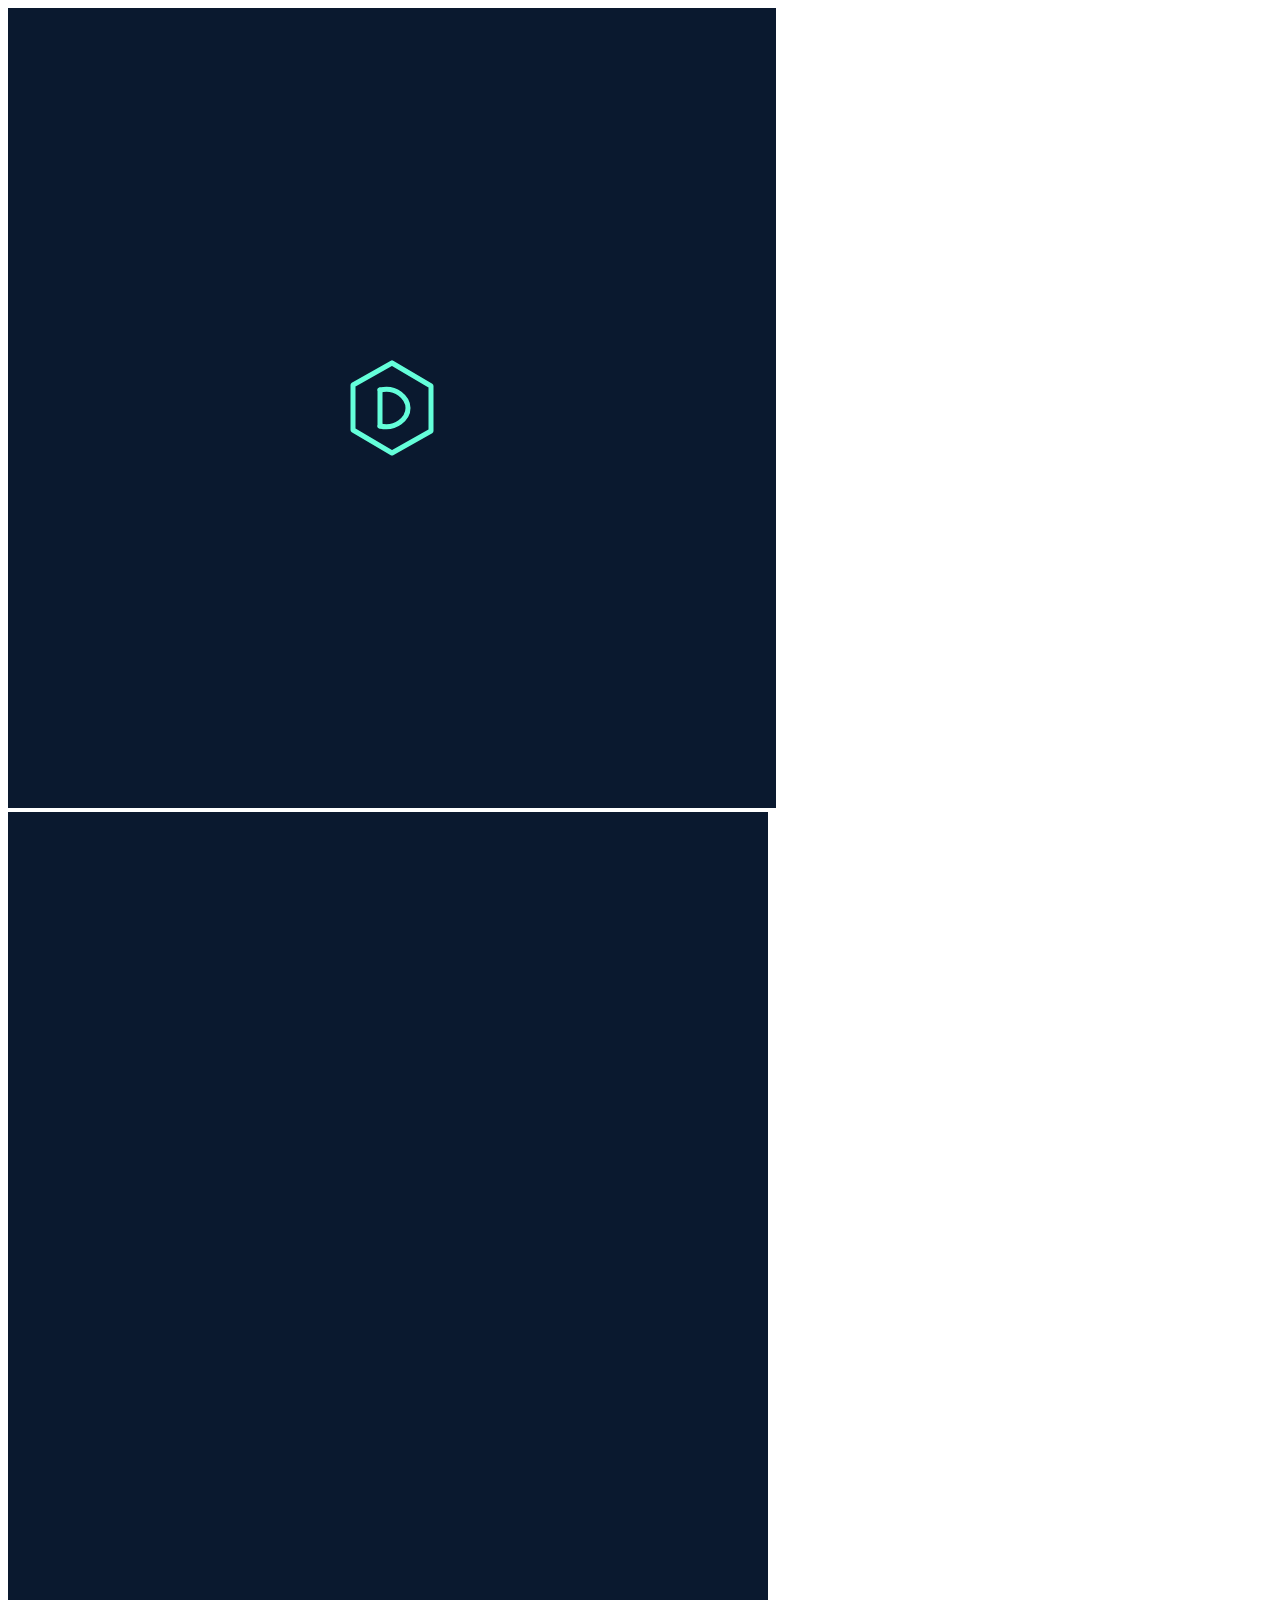
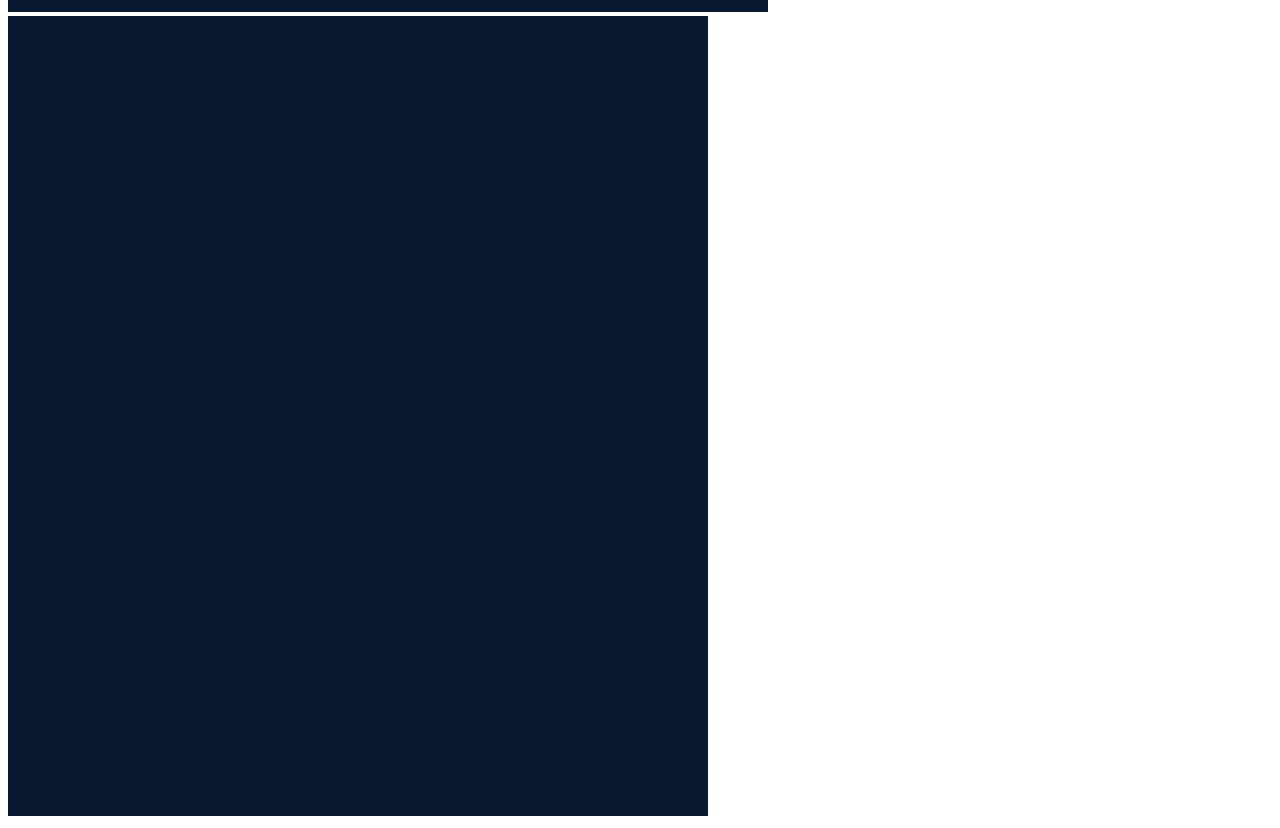
<file: _mobile_test.html>
<!DOCTYPE html>
<html>
<head>
<meta charset="utf-8">
<script>
function run(width) {
  var f = document.createElement('iframe');
  document.body.appendChild(f);
  f.style.width = width + 'px';
  f.style.height = '800px';
  f.style.border = '0';
  f.src = '/index.html';
  setTimeout(function () {
    try {
      var doc = f.contentDocument;
      var cw = doc.documentElement.clientWidth;
      var sw = doc.documentElement.scrollWidth;
      var right = [];
      doc.querySelectorAll('*').forEach(function (e) {
        var r = e.getBoundingClientRect();
        if (r.right > cw + 2) right.push(e.tagName + '#' + e.id + '.' + String(e.className).slice(0, 12) + ' L' + Math.round(r.left) + ' W' + Math.round(r.width) + ' R' + Math.round(r.right));
      });
      var links = doc.querySelectorAll('link[rel=stylesheet]');
      var sheets = [];
      links.forEach(function (l) { sheets.push(l.href); });
      var pre = document.createElement('pre');
      pre.textContent = 'WIDTH ' + width + ' :: client=' + cw + ' :: scroll=' + sw + ' :: rightOverflow=' + right.length + ' :: ' + right.slice(0, 10).join(' || ') + ' :: sheets=' + sheets.join(' / ');
      document.body.appendChild(pre);
    } catch (err) { var pre = document.createElement('pre'); pre.textContent = 'WIDTH ' + width + ' :: ERR ' + String(err); document.body.appendChild(pre); }
  }, 8000);
}
</script>
</head>
<body>
<script>run(768); run(760); run(700);</script>
</body>
</html>
</file>
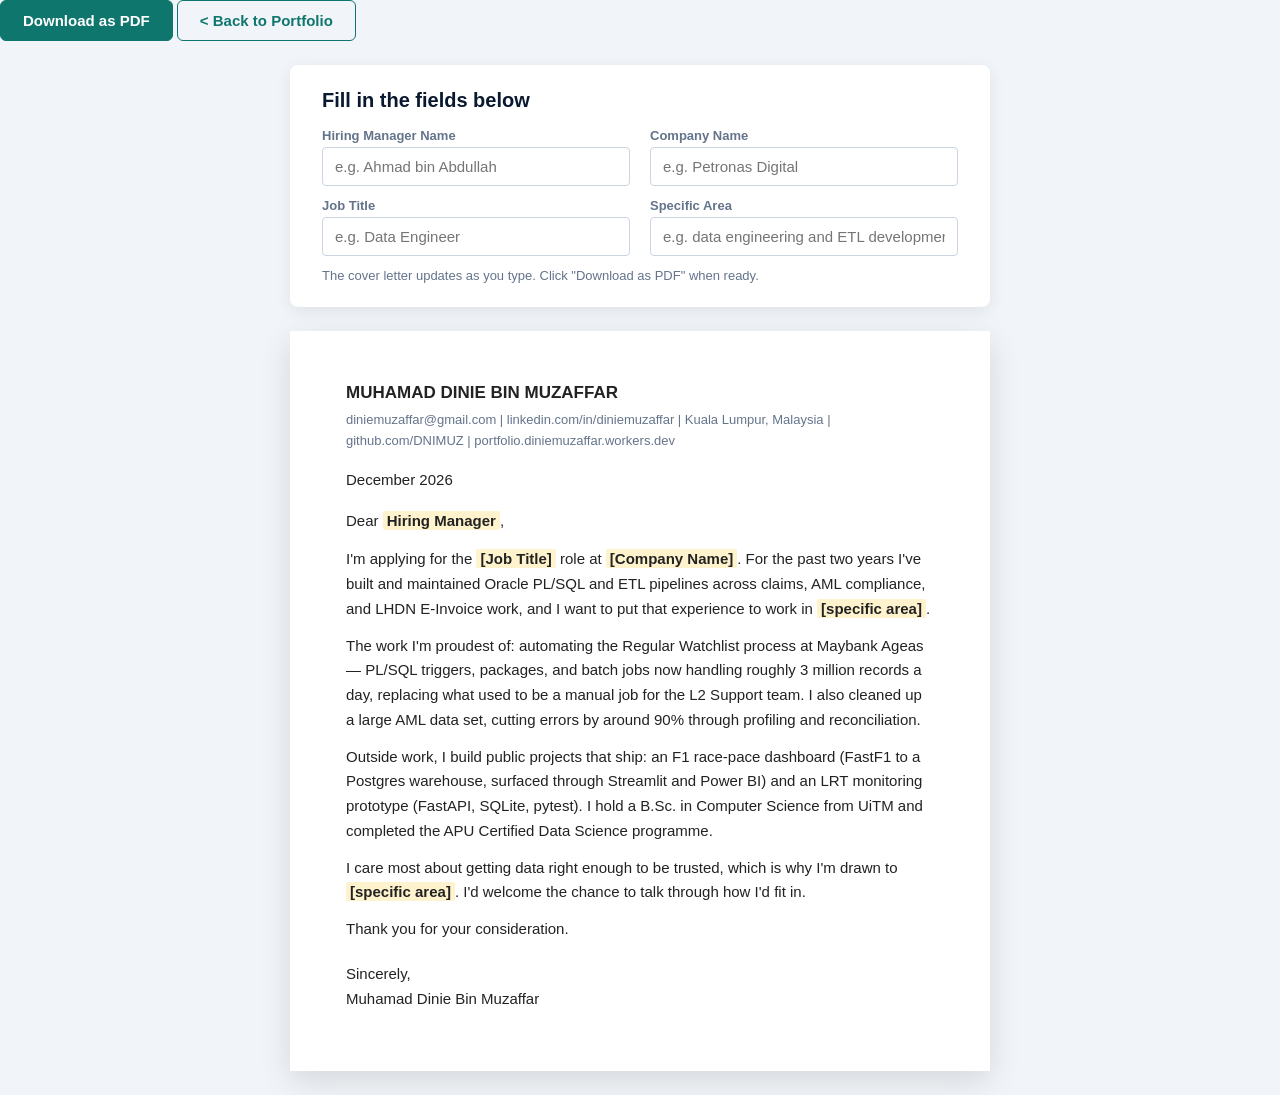
<file: cover-letter.html>
<!DOCTYPE html>
<html lang="en">
<head>
    <meta charset="UTF-8">
    <meta name="viewport" content="width=device-width, initial-scale=1.0">
    <title>Cover Letter Generator</title>
    <style>
        :root {
            --navy: #0a192f;
            --slate-dark: #64748b;
            --slate-mid: #1e293b;
            --green: #0f766e;
            --line: #cbd5e1;
            --font-sans: 'Segoe UI', -apple-system, BlinkMacSystemFont, Roboto, Arial, sans-serif;
        }
        * { margin: 0; padding: 0; box-sizing: border-box; }
        body { font-family: var(--font-sans); background: #f1f5f9; color: var(--slate-mid); font-size: 15px; }

        /* --- FORM PANEL --- */
        .form-panel {
            max-width: 700px;
            margin: 24px auto;
            background: #fff;
            padding: 24px 32px;
            border-radius: 8px;
            box-shadow: 0 4px 16px rgba(0,0,0,0.08);
        }
        .form-panel h2 { font-size: 20px; color: var(--navy); margin-bottom: 16px; }
        .form-row { display: grid; grid-template-columns: 1fr 1fr; gap: 12px 20px; margin-bottom: 12px; }
        .form-row.full { grid-template-columns: 1fr; }
        .form-row label { font-size: 13px; font-weight: 600; color: var(--slate-dark); margin-bottom: 4px; display: block; }
        .form-row input {
            width: 100%;
            padding: 10px 12px;
            border: 1px solid var(--line);
            border-radius: 4px;
            font-size: 15px;
            font-family: inherit;
            color: var(--slate-mid);
        }
        .form-row input:focus { outline: 2px solid var(--green); border-color: transparent; }
        .form-actions { display: flex; gap: 12px; margin-top: 16px; }
        .btn {
            padding: 11px 22px;
            border: 1px solid var(--green);
            border-radius: 6px;
            font-size: 15px;
            cursor: pointer;
            font-weight: 600;
            font-family: inherit;
        }
        .btn-primary { background: var(--green); color: #fff; }
        .btn-secondary { background: transparent; color: var(--green); }
        .hint { font-size: 13px; color: var(--slate-dark); margin-top: 8px; }

        /* --- COVER LETTER PAGE --- */
        .letter-page {
            max-width: 700px;
            margin: 24px auto;
            background: #fff;
            padding: 48px 56px;
            box-shadow: 0 10px 30px rgba(0,0,0,0.12);
            line-height: 1.65;
            font-size: 15px;
            color: #222;
        }
        .letter-page .sender { font-weight: 700; margin-bottom: 2px; font-size: 17px; }
        .letter-page .sender-contact { font-size: 13px; color: var(--slate-dark); margin-bottom: 16px; }
        .letter-page .date { margin-bottom: 16px; }
        .letter-page .greeting { margin-bottom: 14px; }
        .letter-page p { margin-bottom: 12px; }
        .letter-page .closing { margin-top: 20px; }
        .letter-page .placeholder {
            background: #fff3cd;
            padding: 1px 4px;
            border-radius: 2px;
            font-weight: 600;
        }

        /* --- PRINT STYLES --- */
        @media print {
            body { background: #fff; }
            .form-panel, .toolbar { display: none !important; }
            .letter-page { box-shadow: none; margin: 0; max-width: 100%; padding: 0; }
            .placeholder { background: none; padding: 0; font-weight: 400; }
            @page { margin: 20mm; }
        }

        @media (max-width: 600px) {
            .form-row { grid-template-columns: 1fr; }
            .letter-page { padding: 24px; }
        }
    </style>
</head>
<body>

    <div class="toolbar">
        <button class="btn btn-primary" onclick="window.print()">Download as PDF</button>
        <button class="btn btn-secondary" onclick="window.location.href='index.html'">&lt; Back to Portfolio</button>
    </div>

    <div class="form-panel">
        <h2>Fill in the fields below</h2>
        <div class="form-row">
            <div>
                <label for="f-hiring">Hiring Manager Name</label>
                <input id="f-hiring" type="text" placeholder="e.g. Ahmad bin Abdullah">
            </div>
            <div>
                <label for="f-company">Company Name</label>
                <input id="f-company" type="text" placeholder="e.g. Petronas Digital">
            </div>
        </div>
        <div class="form-row">
            <div>
                <label for="f-title">Job Title</label>
                <input id="f-title" type="text" placeholder="e.g. Data Engineer">
            </div>
            <div>
                <label for="f-area">Specific Area</label>
                <input id="f-area" type="text" placeholder="e.g. data engineering and ETL development">
            </div>
        </div>
        <p class="hint">The cover letter updates as you type. Click "Download as PDF" when ready.</p>
    </div>

    <div class="letter-page" id="letter">
        <div class="sender">MUHAMAD DINIE BIN MUZAFFAR</div>
        <div class="sender-contact">diniemuzaffar@gmail.com | linkedin.com/in/diniemuzaffar | Kuala Lumpur, Malaysia | github.com/DNIMUZ | portfolio.diniemuzaffar.workers.dev</div>

        <div class="date" id="letter-date"></div>

        <div class="greeting">Dear <span class="placeholder" id="p-hiring">Hiring Manager</span>,</div>

        <p>I'm applying for the <span class="placeholder" id="p-title">[Job Title]</span> role at <span class="placeholder" id="p-company">[Company Name]</span>. For the past two years I've built and maintained Oracle PL/SQL and ETL pipelines across claims, AML compliance, and LHDN E-Invoice work, and I want to put that experience to work in <span class="placeholder" id="p-area">[specific area]</span>.</p>

        <p>The work I'm proudest of: automating the Regular Watchlist process at Maybank Ageas — PL/SQL triggers, packages, and batch jobs now handling roughly 3 million records a day, replacing what used to be a manual job for the L2 Support team. I also cleaned up a large AML data set, cutting errors by around 90% through profiling and reconciliation.</p>

        <p>Outside work, I build public projects that ship: an F1 race-pace dashboard (FastF1 to a Postgres warehouse, surfaced through Streamlit and Power BI) and an LRT monitoring prototype (FastAPI, SQLite, pytest). I hold a B.Sc. in Computer Science from UiTM and completed the APU Certified Data Science programme.</p>

        <p>I care most about getting data right enough to be trusted, which is why I'm drawn to <span class="placeholder" id="p-area2">[specific area]</span>. I'd welcome the chance to talk through how I'd fit in.</p>

        <p>Thank you for your consideration.</p>

        <div class="closing">
            <p>Sincerely,<br>Muhamad Dinie Bin Muzaffar</p>
        </div>
    </div>

    <script>
    (function () {
        'use strict';
        var fields = [
            { id: 'f-hiring', targets: ['p-hiring'] },
            { id: 'f-company', targets: ['p-company'] },
            { id: 'f-title', targets: ['p-title'] },
            { id: 'f-area', targets: ['p-area', 'p-area2'] }
        ];
        var defaults = {
            'f-hiring': 'Hiring Manager',
            'f-company': '[Company Name]',
            'f-title': '[Job Title]',
            'f-area': '[specific area]'
        };

        var dateEl = document.getElementById('letter-date');
        if (dateEl) {
            dateEl.textContent = new Date().toLocaleDateString('en-US', { month: 'long', year: 'numeric' });
        }

        fields.forEach(function (f) {
            var input = document.getElementById(f.id);
            if (!input) return;
            input.addEventListener('input', function () {
                var val = input.value.trim() || defaults[f.id];
                f.targets.forEach(function (tid) {
                    var el = document.getElementById(tid);
                    if (el) el.textContent = val;
                });
                input.classList.toggle('has-value', input.value.trim().length > 0);
            });
        });
    })();
    </script>
</body>
</html>
</file>
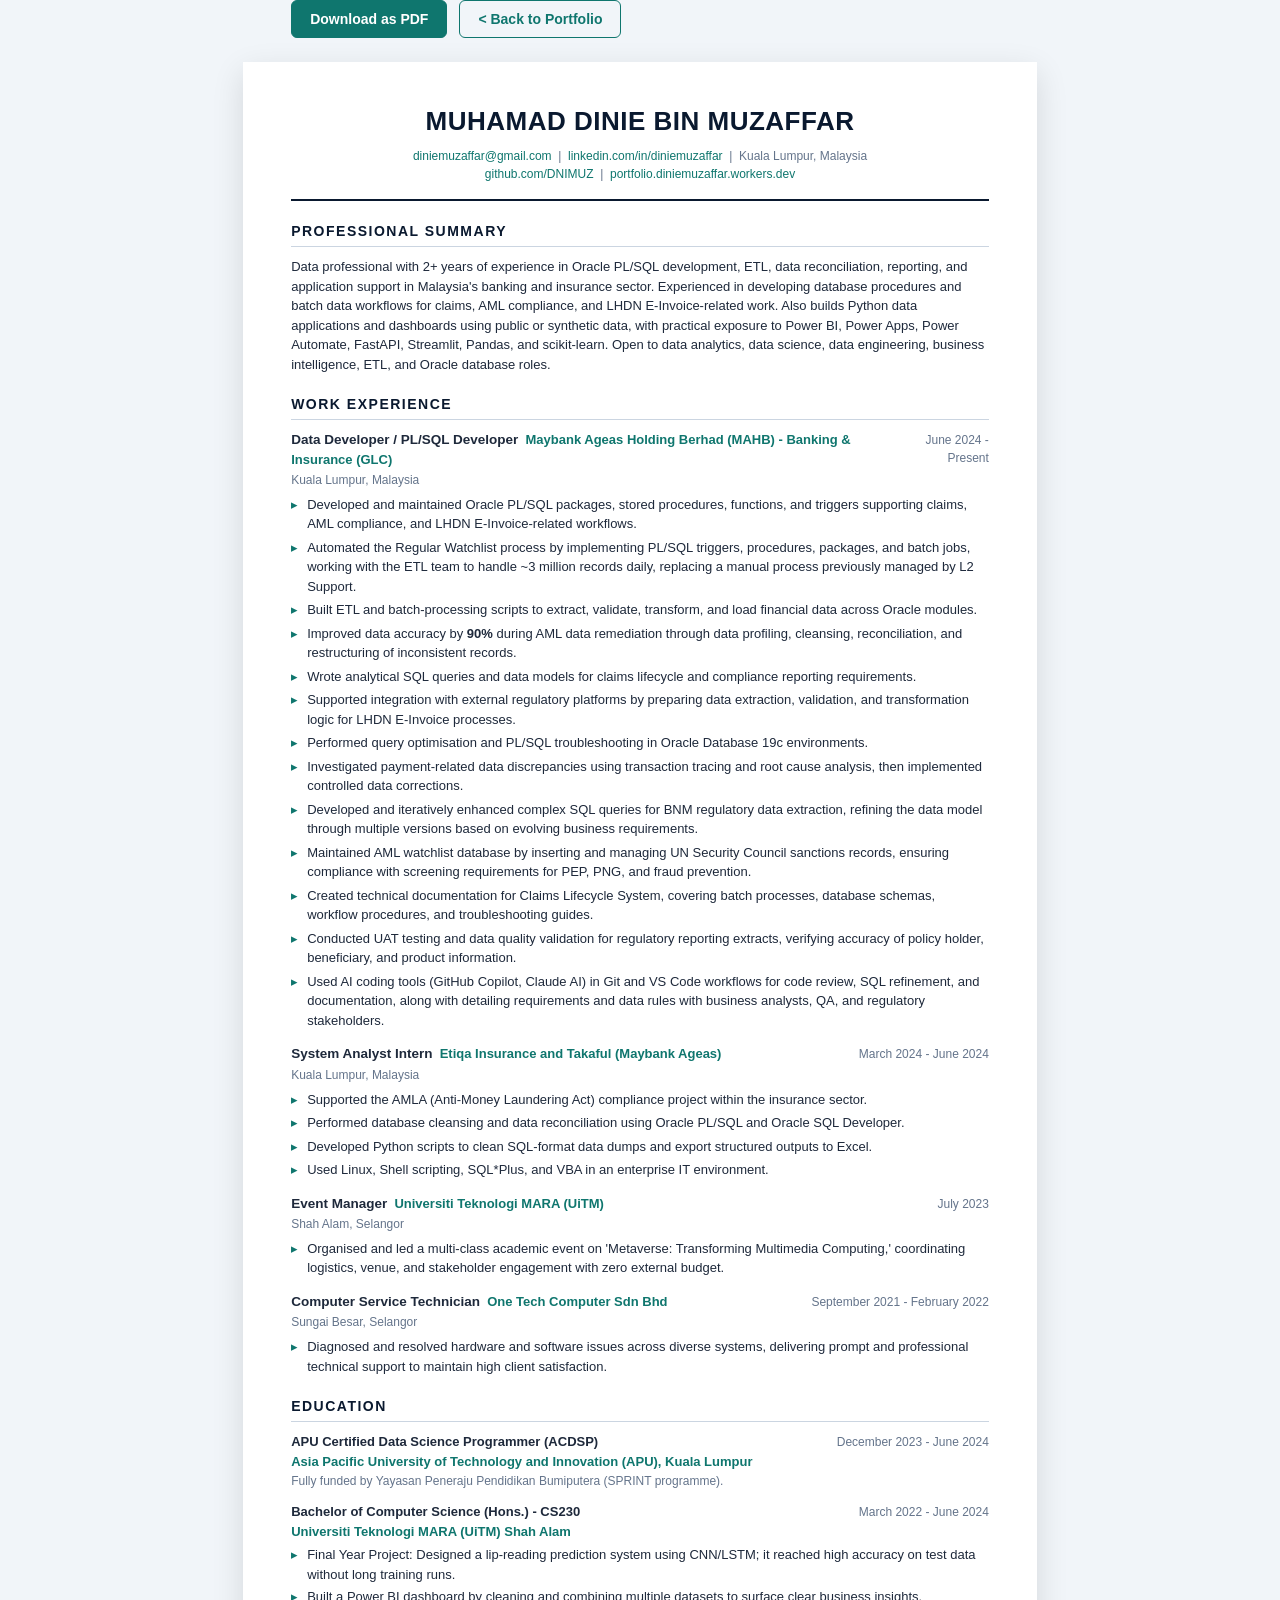
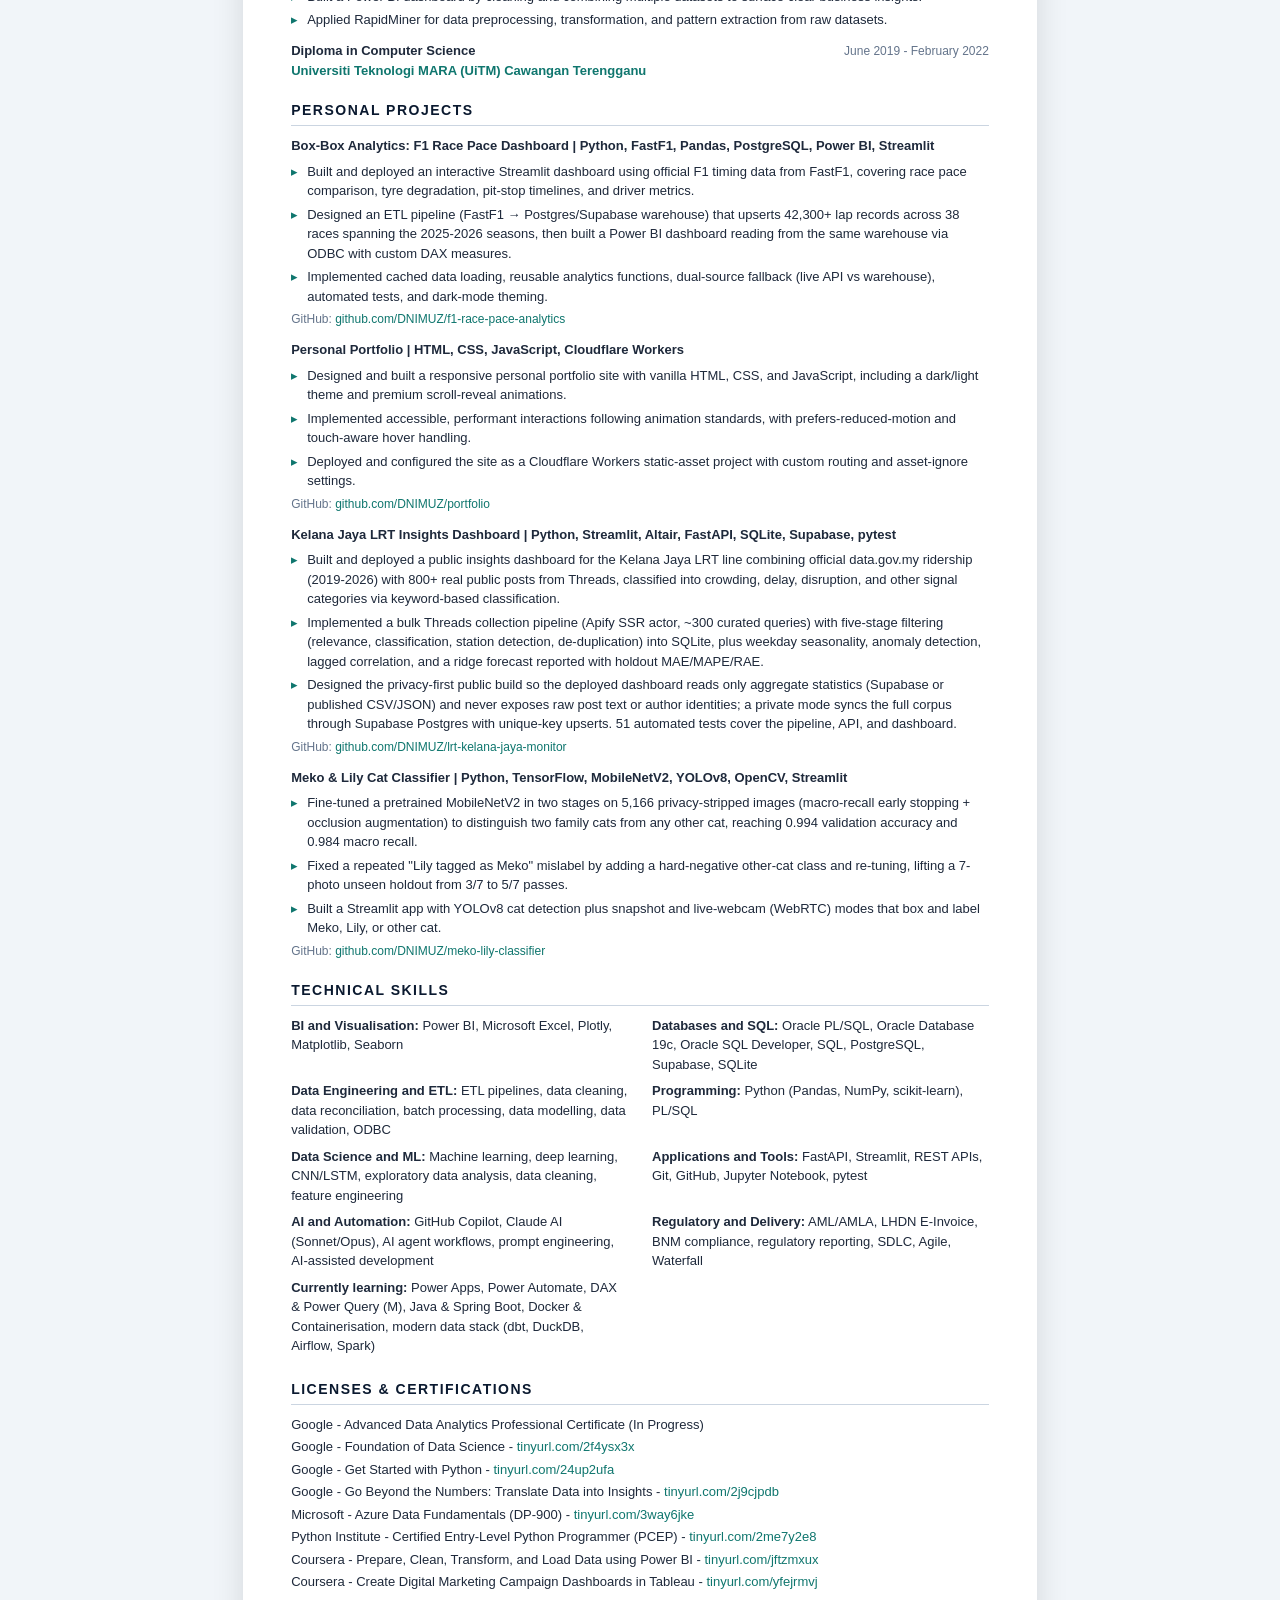
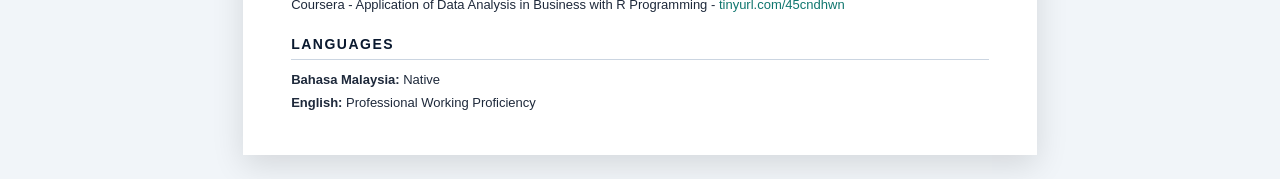
<file: resume.html>
<!DOCTYPE html>
<html lang="en">
<head>
    <meta charset="UTF-8">
    <meta name="viewport" content="width=device-width, initial-scale=1.0">
    <title>Dinie Muzaffar - Resume</title>
    <style>
        :root {
            --navy: #0a192f;
            --navy-light: #112240;
            --slate: #475569;
            --slate-dark: #64748b;
            --slate-mid: #1e293b;
            --green: #0f766e;
            --line: #cbd5e1;
            --font-sans: 'Segoe UI', -apple-system, BlinkMacSystemFont, Roboto, Arial, sans-serif;
            --font-mono: 'Consolas', 'SF Mono', monospace;
        }

        * { margin: 0; padding: 0; box-sizing: border-box; }

        body {
            font-family: var(--font-sans);
            color: var(--slate-mid);
            background: #f1f5f9;
            font-size: 13px;
            line-height: 1.5;
        }

        .page {
            max-width: 210mm;
            margin: 24px auto;
            background: #fff;
            padding: 40px 48px;
            box-shadow: 0 10px 30px rgba(0,0,0,0.12);
        }

        /* header */
        .resume-header {
            text-align: center;
            border-bottom: 2px solid var(--navy);
            padding-bottom: 16px;
            margin-bottom: 18px;
        }
        .resume-header h1 {
            font-size: 26px;
            color: var(--navy);
            letter-spacing: 0.5px;
            font-weight: 700;
        }
        .resume-header .contact {
            margin-top: 6px;
            color: var(--slate-dark);
            font-size: 12px;
        }
        .resume-header .contact a { color: var(--green); text-decoration: none; }

        /* sections */
        h2.section-title {
            font-size: 14px;
            text-transform: uppercase;
            letter-spacing: 1.5px;
            color: var(--navy);
            border-bottom: 1px solid var(--line);
            padding-bottom: 4px;
            margin: 20px 0 10px;
            font-weight: 700;
        }

        .job { margin-bottom: 14px; }
        .job-header { display: flex; justify-content: space-between; align-items: baseline; }
        .job-title { font-weight: 700; color: var(--slate-mid); font-size: 13.5px; }
        .job-company { font-weight: 600; color: var(--green); }
        .job-meta { text-align: right; font-style: normal; color: var(--slate-dark); font-size: 12px; }
        .job-location { color: var(--slate-dark); font-size: 12px; margin-top: 1px; }

        ul.bullets { list-style: none; margin: 6px 0 0; padding-left: 0; }
        ul.bullets li { padding-left: 16px; position: relative; margin-bottom: 4px; }
        ul.bullets li::before { content: '▸'; position: absolute; left: 0; color: var(--green); }

        /* education */
        .edu { margin-bottom: 12px; }
        .edu-header { display: flex; justify-content: space-between; align-items: baseline; }
        .edu-title { font-weight: 700; }
        .edu-meta { text-align: right; color: var(--slate-dark); font-size: 12px; }
        .edu-school { color: var(--green); font-weight: 600; }
        ul.edu-bullets { list-style: none; margin: 4px 0 0; }
        ul.edu-bullets li { padding-left: 16px; position: relative; margin-bottom: 3px; }
        ul.edu-bullets li::before { content: '▸'; position: absolute; left: 0; color: var(--green); }

        /* project */
        .project { margin-bottom: 12px; }
        .project-title { font-weight: 700; }
        .project-links { color: var(--slate-dark); font-size: 12px; }
        .project-links a { color: var(--green); text-decoration: none; }

        /* skills - two column */
        .skills-grid { display: grid; grid-template-columns: 1fr 1fr; gap: 4px 24px; }
        .skill-item { margin-bottom: 3px; }
        .skill-item b { color: var(--slate-mid); }

        /* certs */
        .cert { margin-bottom: 3px; }
        .cert a { color: var(--green); text-decoration: none; word-break: break-all; }

        /* languages */
        .lang { margin-bottom: 3px; }

        /* print-only button bar */
        .toolbar {
            max-width: 210mm;
            margin: 0 auto 16px;
            display: flex;
            gap: 12px;
            padding: 0 48px;
        }
        .toolbar button {
            padding: 10px 18px;
            border: 1px solid var(--green);
            background: var(--green);
            color: #fff;
            border-radius: 6px;
            font-size: 14px;
            cursor: pointer;
            font-weight: 600;
        }
        .toolbar button.secondary {
            background: transparent;
            color: var(--green);
        }

        /* print styles */
        @media print {
            body { background: #fff; }
            .page { box-shadow: none; margin: 0; max-width: 100%; padding: 0; }
            .toolbar { display: none; }
            a { color: inherit; text-decoration: none; }
            a[href]::after { content: ''; }
            .skills-grid { grid-template-columns: 1fr; }
            ul.bullets li::before,
            ul.edu-bullets li::before { content: '\2022 '; }
            @page { margin: 14mm; }
        }

        @media (max-width: 600px) {
            .page { padding: 24px; }
            .job-header { flex-direction: column; }
            .job-meta { text-align: left; }
            .edu-header { flex-direction: column; }
            .edu-meta { text-align: left; }
            .skills-grid { grid-template-columns: 1fr; }
        }
    </style>
</head>
<body>
    <div class="toolbar">
        <button onclick="window.print()">Download as PDF</button>
        <button class="secondary" onclick="window.location.href='index.html'">&lt; Back to Portfolio</button>
    </div>

    <div class="page">
        <header class="resume-header">
            <h1>MUHAMAD DINIE BIN MUZAFFAR</h1>
            <div class="contact">
                <a href="mailto:diniemuzaffar@gmail.com">diniemuzaffar@gmail.com</a>
                &nbsp;|&nbsp;
                <a href="https://www.linkedin.com/in/diniemuzaffar/" target="_blank" rel="noopener">linkedin.com/in/diniemuzaffar</a>
                &nbsp;|&nbsp;
                Kuala Lumpur, Malaysia
                <br>
                <a href="https://github.com/DNIMUZ" target="_blank" rel="noopener">github.com/DNIMUZ</a>
                &nbsp;|&nbsp;
                <a href="https://portfolio.diniemuzaffar.workers.dev" target="_blank" rel="noopener">portfolio.diniemuzaffar.workers.dev</a>
            </div>
        </header>

        <section>
            <h2 class="section-title">Professional Summary</h2>
            <p>Data professional with 2+ years of experience in Oracle PL/SQL development, ETL, data reconciliation, reporting, and application support in Malaysia's banking and insurance sector. Experienced in developing database procedures and batch data workflows for claims, AML compliance, and LHDN E-Invoice-related work. Also builds Python data applications and dashboards using public or synthetic data, with practical exposure to Power BI, Power Apps, Power Automate, FastAPI, Streamlit, Pandas, and scikit-learn. Open to data analytics, data science, data engineering, business intelligence, ETL, and Oracle database roles.</p>
        </section>

        <section>
            <h2 class="section-title">Work Experience</h2>

            <div class="job">
                <div class="job-header">
                    <div>
                        <span class="job-title">Data Developer / PL/SQL Developer</span>
                        &nbsp;<span class="job-company">Maybank Ageas Holding Berhad (MAHB) - Banking &amp; Insurance (GLC)</span>
                    </div>
                    <span class="job-meta">June 2024 - Present</span>
                </div>
                <div class="job-location">Kuala Lumpur, Malaysia</div>
                <ul class="bullets">
                    <li>Developed and maintained Oracle PL/SQL packages, stored procedures, functions, and triggers supporting claims, AML compliance, and LHDN E-Invoice-related workflows.</li>
                    <li>Automated the Regular Watchlist process by implementing PL/SQL triggers, procedures, packages, and batch jobs, working with the ETL team to handle ~3 million records daily, replacing a manual process previously managed by L2 Support.</li>
                    <li>Built ETL and batch-processing scripts to extract, validate, transform, and load financial data across Oracle modules.</li>
                    <li>Improved data accuracy by <strong>90%</strong> during AML data remediation through data profiling, cleansing, reconciliation, and restructuring of inconsistent records.</li>
                    <li>Wrote analytical SQL queries and data models for claims lifecycle and compliance reporting requirements.</li>
                    <li>Supported integration with external regulatory platforms by preparing data extraction, validation, and transformation logic for LHDN E-Invoice processes.</li>
                    <li>Performed query optimisation and PL/SQL troubleshooting in Oracle Database 19c environments.</li>
                    <li>Investigated payment-related data discrepancies using transaction tracing and root cause analysis, then implemented controlled data corrections.</li>
                    <li>Developed and iteratively enhanced complex SQL queries for BNM regulatory data extraction, refining the data model through multiple versions based on evolving business requirements.</li>
                    <li>Maintained AML watchlist database by inserting and managing UN Security Council sanctions records, ensuring compliance with screening requirements for PEP, PNG, and fraud prevention.</li>
                    <li>Created technical documentation for Claims Lifecycle System, covering batch processes, database schemas, workflow procedures, and troubleshooting guides.</li>
                    <li>Conducted UAT testing and data quality validation for regulatory reporting extracts, verifying accuracy of policy holder, beneficiary, and product information.</li>
                    <li>Used AI coding tools (GitHub Copilot, Claude AI) in Git and VS Code workflows for code review, SQL refinement, and documentation, along with detailing requirements and data rules with business analysts, QA, and regulatory stakeholders.</li>
                </ul>
            </div>

            <div class="job">
                <div class="job-header">
                    <div>
                        <span class="job-title">System Analyst Intern</span>
                        &nbsp;<span class="job-company">Etiqa Insurance and Takaful (Maybank Ageas)</span>
                    </div>
                    <span class="job-meta">March 2024 - June 2024</span>
                </div>
                <div class="job-location">Kuala Lumpur, Malaysia</div>
                <ul class="bullets">
                    <li>Supported the AMLA (Anti-Money Laundering Act) compliance project within the insurance sector.</li>
                    <li>Performed database cleansing and data reconciliation using Oracle PL/SQL and Oracle SQL Developer.</li>
                    <li>Developed Python scripts to clean SQL-format data dumps and export structured outputs to Excel.</li>
                    <li>Used Linux, Shell scripting, SQL*Plus, and VBA in an enterprise IT environment.</li>
                </ul>
            </div>

            <div class="job">
                <div class="job-header">
                    <div>
                        <span class="job-title">Event Manager</span>
                        &nbsp;<span class="job-company">Universiti Teknologi MARA (UiTM)</span>
                    </div>
                    <span class="job-meta">July 2023</span>
                </div>
                <div class="job-location">Shah Alam, Selangor</div>
                <ul class="bullets">
                    <li>Organised and led a multi-class academic event on 'Metaverse: Transforming Multimedia Computing,' coordinating logistics, venue, and stakeholder engagement with zero external budget.</li>
                </ul>
            </div>

            <div class="job">
                <div class="job-header">
                    <div>
                        <span class="job-title">Computer Service Technician</span>
                        &nbsp;<span class="job-company">One Tech Computer Sdn Bhd</span>
                    </div>
                    <span class="job-meta">September 2021 - February 2022</span>
                </div>
                <div class="job-location">Sungai Besar, Selangor</div>
                <ul class="bullets">
                    <li>Diagnosed and resolved hardware and software issues across diverse systems, delivering prompt and professional technical support to maintain high client satisfaction.</li>
                </ul>
            </div>
        </section>

        <section>
            <h2 class="section-title">Education</h2>

            <div class="edu">
                <div class="edu-header">
                    <div>
                        <span class="edu-title">APU Certified Data Science Programmer (ACDSP)</span><br>
                        <span class="edu-school">Asia Pacific University of Technology and Innovation (APU), Kuala Lumpur</span>
                    </div>
                    <span class="edu-meta">December 2023 - June 2024</span>
                </div>
                <div class="job-location">Fully funded by Yayasan Peneraju Pendidikan Bumiputera (SPRINT programme).</div>
            </div>

            <div class="edu">
                <div class="edu-header">
                    <div>
                        <span class="edu-title">Bachelor of Computer Science (Hons.) - CS230</span><br>
                        <span class="edu-school">Universiti Teknologi MARA (UiTM) Shah Alam</span>
                    </div>
                    <span class="edu-meta">March 2022 - June 2024</span>
                </div>
                <ul class="edu-bullets">
                    <li>Final Year Project: Designed a lip-reading prediction system using CNN/LSTM; it reached high accuracy on test data without long training runs.</li>
                    <li>Built a Power BI dashboard by cleaning and combining multiple datasets to surface clear business insights.</li>
                    <li>Applied RapidMiner for data preprocessing, transformation, and pattern extraction from raw datasets.</li>
                </ul>
            </div>

            <div class="edu">
                <div class="edu-header">
                    <div>
                        <span class="edu-title">Diploma in Computer Science</span><br>
                        <span class="edu-school">Universiti Teknologi MARA (UiTM) Cawangan Terengganu</span>
                    </div>
                    <span class="edu-meta">June 2019 - February 2022</span>
                </div>
            </div>
        </section>

        <section>
            <h2 class="section-title">Personal Projects</h2>

            <div class="project">
                <div class="project-title">Box-Box Analytics: F1 Race Pace Dashboard | Python, FastF1, Pandas, PostgreSQL, Power BI, Streamlit</div>
                <ul class="bullets">
                    <li>Built and deployed an interactive Streamlit dashboard using official F1 timing data from FastF1, covering race pace comparison, tyre degradation, pit-stop timelines, and driver metrics.</li>
                    <li>Designed an ETL pipeline (FastF1 → Postgres/Supabase warehouse) that upserts 42,300+ lap records across 38 races spanning the 2025-2026 seasons, then built a Power BI dashboard reading from the same warehouse via ODBC with custom DAX measures.</li>
                    <li>Implemented cached data loading, reusable analytics functions, dual-source fallback (live API vs warehouse), automated tests, and dark-mode theming.</li>
                </ul>
                <div class="project-links">GitHub: <a href="https://github.com/DNIMUZ/f1-race-pace-analytics" target="_blank" rel="noopener">github.com/DNIMUZ/f1-race-pace-analytics</a></div>
            </div>

            <div class="project">
                <div class="project-title">Personal Portfolio | HTML, CSS, JavaScript, Cloudflare Workers</div>
                <ul class="bullets">
                    <li>Designed and built a responsive personal portfolio site with vanilla HTML, CSS, and JavaScript, including a dark/light theme and premium scroll-reveal animations.</li>
                    <li>Implemented accessible, performant interactions following animation standards, with prefers-reduced-motion and touch-aware hover handling.</li>
                    <li>Deployed and configured the site as a Cloudflare Workers static-asset project with custom routing and asset-ignore settings.</li>
                </ul>
                <div class="project-links">GitHub: <a href="https://github.com/DNIMUZ/portfolio" target="_blank" rel="noopener">github.com/DNIMUZ/portfolio</a></div>
            </div>

            <div class="project">
                <div class="project-title">Kelana Jaya LRT Insights Dashboard | Python, Streamlit, Altair, FastAPI, SQLite, Supabase, pytest</div>
                <ul class="bullets">
                    <li>Built and deployed a public insights dashboard for the Kelana Jaya LRT line combining official data.gov.my ridership (2019-2026) with 800+ real public posts from Threads, classified into crowding, delay, disruption, and other signal categories via keyword-based classification.</li>
                    <li>Implemented a bulk Threads collection pipeline (Apify SSR actor, ~300 curated queries) with five-stage filtering (relevance, classification, station detection, de-duplication) into SQLite, plus weekday seasonality, anomaly detection, lagged correlation, and a ridge forecast reported with holdout MAE/MAPE/RAE.</li>
                    <li>Designed the privacy-first public build so the deployed dashboard reads only aggregate statistics (Supabase or published CSV/JSON) and never exposes raw post text or author identities; a private mode syncs the full corpus through Supabase Postgres with unique-key upserts. 51 automated tests cover the pipeline, API, and dashboard.</li>
                </ul>
                <div class="project-links">GitHub: <a href="https://github.com/DNIMUZ/lrt-kelana-jaya-monitor" target="_blank" rel="noopener">github.com/DNIMUZ/lrt-kelana-jaya-monitor</a></div>
            </div>

            <div class="project">
                <div class="project-title">Meko &amp; Lily Cat Classifier | Python, TensorFlow, MobileNetV2, YOLOv8, OpenCV, Streamlit</div>
                <ul class="bullets">
                    <li>Fine-tuned a pretrained MobileNetV2 in two stages on 5,166 privacy-stripped images (macro-recall early stopping + occlusion augmentation) to distinguish two family cats from any other cat, reaching 0.994 validation accuracy and 0.984 macro recall.</li>
                    <li>Fixed a repeated &quot;Lily tagged as Meko&quot; mislabel by adding a hard-negative other-cat class and re-tuning, lifting a 7-photo unseen holdout from 3/7 to 5/7 passes.</li>
                    <li>Built a Streamlit app with YOLOv8 cat detection plus snapshot and live-webcam (WebRTC) modes that box and label Meko, Lily, or other cat.</li>
                </ul>
                <div class="project-links">GitHub: <a href="https://github.com/DNIMUZ/meko-lily-classifier" target="_blank" rel="noopener">github.com/DNIMUZ/meko-lily-classifier</a></div>
            </div>
        </section>

        <section>
            <h2 class="section-title">Technical Skills</h2>
            <div class="skills-grid">
                <div class="skill-item"><b>BI and Visualisation:</b> Power BI, Microsoft Excel, Plotly, Matplotlib, Seaborn</div>
                <div class="skill-item"><b>Databases and SQL:</b> Oracle PL/SQL, Oracle Database 19c, Oracle SQL Developer, SQL, PostgreSQL, Supabase, SQLite</div>
                <div class="skill-item"><b>Data Engineering and ETL:</b> ETL pipelines, data cleaning, data reconciliation, batch processing, data modelling, data validation, ODBC</div>
                <div class="skill-item"><b>Programming:</b> Python (Pandas, NumPy, scikit-learn), PL/SQL</div>
                <div class="skill-item"><b>Data Science and ML:</b> Machine learning, deep learning, CNN/LSTM, exploratory data analysis, data cleaning, feature engineering</div>
                <div class="skill-item"><b>Applications and Tools:</b> FastAPI, Streamlit, REST APIs, Git, GitHub, Jupyter Notebook, pytest</div>
                <div class="skill-item"><b>AI and Automation:</b> GitHub Copilot, Claude AI (Sonnet/Opus), AI agent workflows, prompt engineering, AI-assisted development</div>
                <div class="skill-item"><b>Regulatory and Delivery:</b> AML/AMLA, LHDN E-Invoice, BNM compliance, regulatory reporting, SDLC, Agile, Waterfall</div>
                <div class="skill-item"><b>Currently learning:</b> Power Apps, Power Automate, DAX &amp; Power Query (M), Java &amp; Spring Boot, Docker &amp; Containerisation, modern data stack (dbt, DuckDB, Airflow, Spark)</div>
            </div>
        </section>

        <section>
            <h2 class="section-title">Licenses &amp; Certifications</h2>
            <div class="cert">Google - Advanced Data Analytics Professional Certificate (In Progress)</div>
            <div class="cert">Google - Foundation of Data Science - <a href="https://tinyurl.com/2f4ysx3x" target="_blank" rel="noopener">tinyurl.com/2f4ysx3x</a></div>
            <div class="cert">Google - Get Started with Python - <a href="https://tinyurl.com/24up2ufa" target="_blank" rel="noopener">tinyurl.com/24up2ufa</a></div>
            <div class="cert">Google - Go Beyond the Numbers: Translate Data into Insights - <a href="https://tinyurl.com/2j9cjpdb" target="_blank" rel="noopener">tinyurl.com/2j9cjpdb</a></div>
            <div class="cert">Microsoft - Azure Data Fundamentals (DP-900) - <a href="https://tinyurl.com/3way6jke" target="_blank" rel="noopener">tinyurl.com/3way6jke</a></div>
            <div class="cert">Python Institute - Certified Entry-Level Python Programmer (PCEP) - <a href="https://tinyurl.com/2me7y2e8" target="_blank" rel="noopener">tinyurl.com/2me7y2e8</a></div>
            <div class="cert">Coursera - Prepare, Clean, Transform, and Load Data using Power BI - <a href="https://tinyurl.com/jftzmxux" target="_blank" rel="noopener">tinyurl.com/jftzmxux</a></div>
            <div class="cert">Coursera - Create Digital Marketing Campaign Dashboards in Tableau - <a href="https://tinyurl.com/yfejrmvj" target="_blank" rel="noopener">tinyurl.com/yfejrmvj</a></div>
            <div class="cert">Coursera - Application of Data Analysis in Business with R Programming - <a href="https://tinyurl.com/45cndhwn" target="_blank" rel="noopener">tinyurl.com/45cndhwn</a></div>
        </section>

        <section>
            <h2 class="section-title">Languages</h2>
            <div class="lang"><b>Bahasa Malaysia:</b> Native</div>
            <div class="lang"><b>English:</b> Professional Working Proficiency</div>
        </section>
    </div>

</body>
</html>
</file>
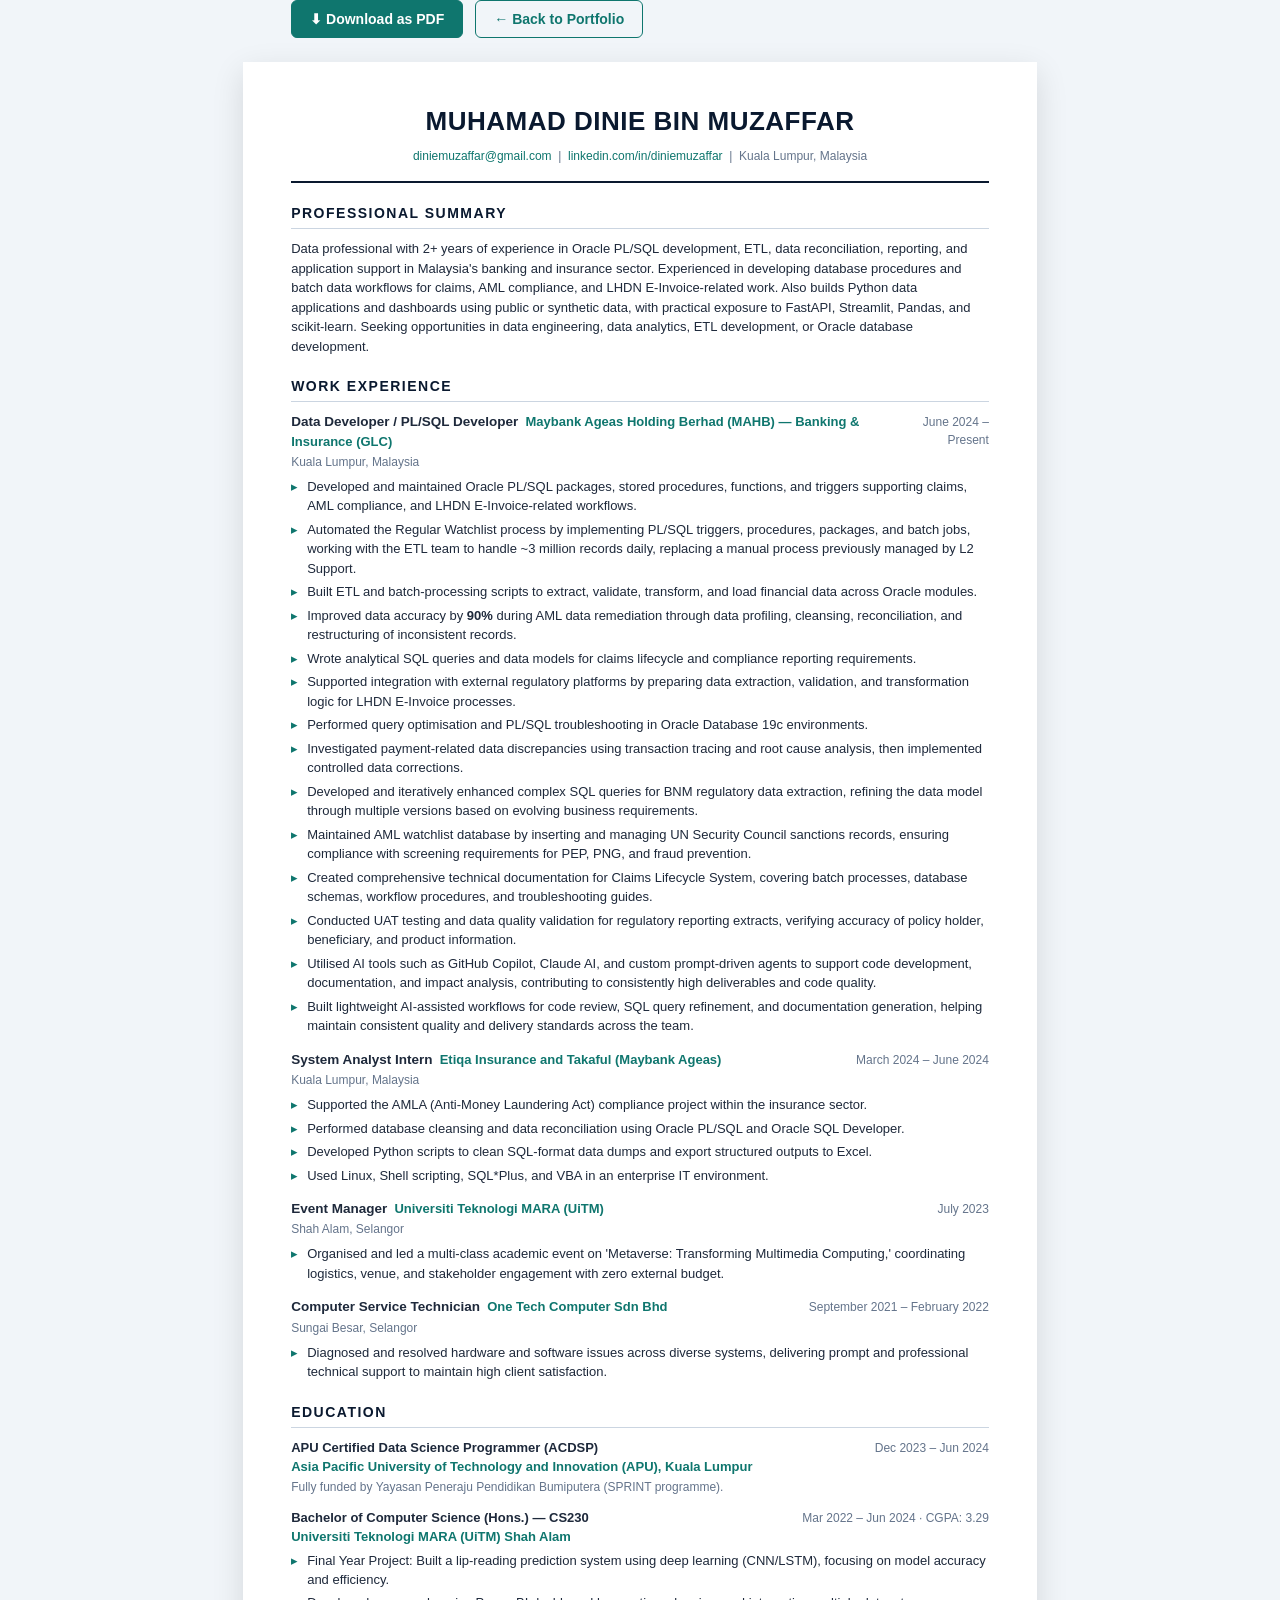
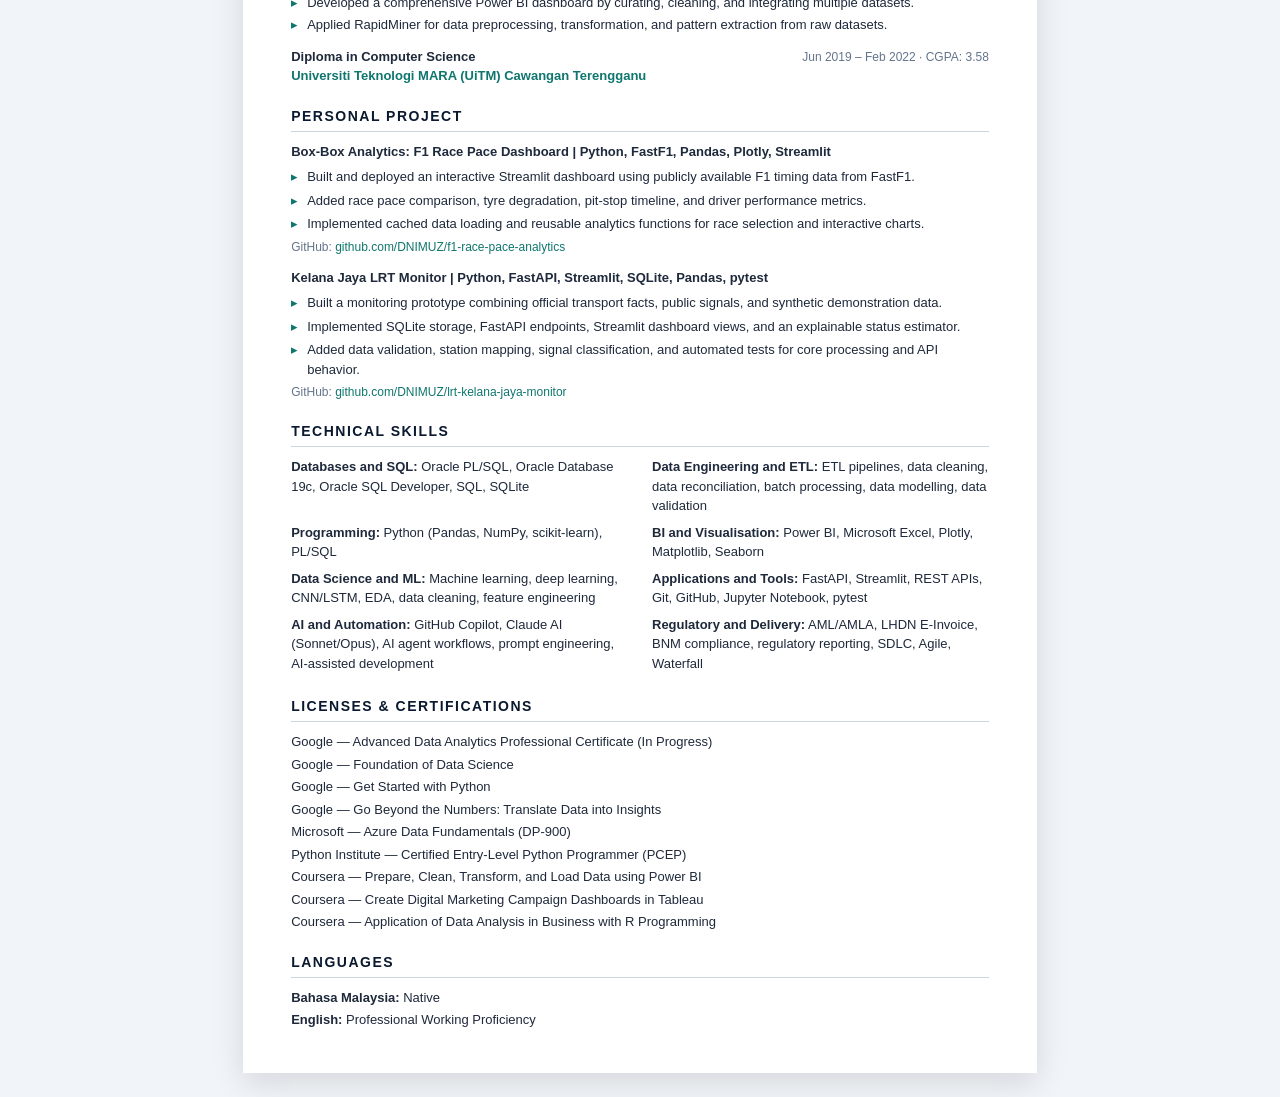
<file: variations/direction-1-subtle-professional/resume.html>
<!DOCTYPE html>
<html lang="en">
<head>
    <meta charset="UTF-8">
    <meta name="viewport" content="width=device-width, initial-scale=1.0">
    <title>Dinie Muzaffar — Resume</title>
    <style>
        :root {
            --navy: #0a192f;
            --navy-light: #112240;
            --slate: #475569;
            --slate-dark: #64748b;
            --slate-mid: #1e293b;
            --green: #0f766e;
            --line: #cbd5e1;
            --font-sans: 'Segoe UI', -apple-system, BlinkMacSystemFont, Roboto, Arial, sans-serif;
            --font-mono: 'Consolas', 'SF Mono', monospace;
        }

        * { margin: 0; padding: 0; box-sizing: border-box; }

        body {
            font-family: var(--font-sans);
            color: var(--slate-mid);
            background: #f1f5f9;
            font-size: 13px;
            line-height: 1.5;
        }

        .page {
            max-width: 210mm;
            margin: 24px auto;
            background: #fff;
            padding: 40px 48px;
            box-shadow: 0 10px 30px rgba(0,0,0,0.12);
        }

        /* header */
        .resume-header {
            text-align: center;
            border-bottom: 2px solid var(--navy);
            padding-bottom: 16px;
            margin-bottom: 18px;
        }
        .resume-header h1 {
            font-size: 26px;
            color: var(--navy);
            letter-spacing: 0.5px;
            font-weight: 700;
        }
        .resume-header .contact {
            margin-top: 6px;
            color: var(--slate-dark);
            font-size: 12px;
        }
        .resume-header .contact a { color: var(--green); text-decoration: none; }

        /* sections */
        h2.section-title {
            font-size: 14px;
            text-transform: uppercase;
            letter-spacing: 1.5px;
            color: var(--navy);
            border-bottom: 1px solid var(--line);
            padding-bottom: 4px;
            margin: 20px 0 10px;
            font-weight: 700;
        }

        .job { margin-bottom: 14px; }
        .job-header { display: flex; justify-content: space-between; align-items: baseline; }
        .job-title { font-weight: 700; color: var(--slate-mid); font-size: 13.5px; }
        .job-company { font-weight: 600; color: var(--green); }
        .job-meta { text-align: right; font-style: normal; color: var(--slate-dark); font-size: 12px; }
        .job-location { color: var(--slate-dark); font-size: 12px; margin-top: 1px; }

        ul.bullets { list-style: none; margin: 6px 0 0; padding-left: 0; }
        ul.bullets li { padding-left: 16px; position: relative; margin-bottom: 4px; }
        ul.bullets li::before { content: '▸'; position: absolute; left: 0; color: var(--green); }

        /* education */
        .edu { margin-bottom: 12px; }
        .edu-header { display: flex; justify-content: space-between; align-items: baseline; }
        .edu-title { font-weight: 700; }
        .edu-meta { text-align: right; color: var(--slate-dark); font-size: 12px; }
        .edu-school { color: var(--green); font-weight: 600; }
        ul.edu-bullets { list-style: none; margin: 4px 0 0; }
        ul.edu-bullets li { padding-left: 16px; position: relative; margin-bottom: 3px; }
        ul.edu-bullets li::before { content: '▸'; position: absolute; left: 0; color: var(--green); }

        /* project */
        .project { margin-bottom: 12px; }
        .project-title { font-weight: 700; }
        .project-links { color: var(--slate-dark); font-size: 12px; }
        .project-links a { color: var(--green); text-decoration: none; }

        /* skills - two column */
        .skills-grid { display: grid; grid-template-columns: 1fr 1fr; gap: 4px 24px; }
        .skill-item { margin-bottom: 3px; }
        .skill-item b { color: var(--slate-mid); }

        /* certs */
        .cert { margin-bottom: 3px; }
        .cert a { color: var(--green); text-decoration: none; word-break: break-all; }

        /* languages */
        .lang { margin-bottom: 3px; }

        /* print-only button bar */
        .toolbar {
            max-width: 210mm;
            margin: 0 auto 16px;
            display: flex;
            gap: 12px;
            padding: 0 48px;
        }
        .toolbar button {
            padding: 10px 18px;
            border: 1px solid var(--green);
            background: var(--green);
            color: #fff;
            border-radius: 6px;
            font-size: 14px;
            cursor: pointer;
            font-weight: 600;
        }
        .toolbar button.secondary {
            background: transparent;
            color: var(--green);
        }

        /* print styles */
        @media print {
            body { background: #fff; }
            .page { box-shadow: none; margin: 0; max-width: 100%; padding: 0; }
            .toolbar { display: none; }
            a { color: inherit; text-decoration: none; }
            a[href]::after { content: ''; }
            @page { margin: 14mm; }
        }

        @media (max-width: 600px) {
            .page { padding: 24px; }
            .job-header { flex-direction: column; }
            .job-meta { text-align: left; }
            .edu-header { flex-direction: column; }
            .edu-meta { text-align: left; }
            .skills-grid { grid-template-columns: 1fr; }
        }
    </style>
</head>
<body>
    <div class="toolbar">
        <button onclick="window.print()">⬇ Download as PDF</button>
        <button class="secondary" onclick="window.location.href='index.html'">← Back to Portfolio</button>
    </div>

    <div class="page">
        <header class="resume-header">
            <h1>MUHAMAD DINIE BIN MUZAFFAR</h1>
            <div class="contact">
                <a href="mailto:diniemuzaffar@gmail.com">diniemuzaffar@gmail.com</a>
                &nbsp;|&nbsp;
                <a href="https://www.linkedin.com/in/diniemuzaffar/" target="_blank" rel="noopener">linkedin.com/in/diniemuzaffar</a>
                &nbsp;|&nbsp;
                Kuala Lumpur, Malaysia
            </div>
        </header>

        <section>
            <h2 class="section-title">Professional Summary</h2>
            <p>Data professional with 2+ years of experience in Oracle PL/SQL development, ETL, data reconciliation, reporting, and application support in Malaysia's banking and insurance sector. Experienced in developing database procedures and batch data workflows for claims, AML compliance, and LHDN E-Invoice-related work. Also builds Python data applications and dashboards using public or synthetic data, with practical exposure to FastAPI, Streamlit, Pandas, and scikit-learn. Seeking opportunities in data engineering, data analytics, ETL development, or Oracle database development.</p>
        </section>

        <section>
            <h2 class="section-title">Work Experience</h2>

            <div class="job">
                <div class="job-header">
                    <div>
                        <span class="job-title">Data Developer / PL/SQL Developer</span>
                        &nbsp;<span class="job-company">Maybank Ageas Holding Berhad (MAHB) — Banking &amp; Insurance (GLC)</span>
                    </div>
                    <span class="job-meta">June 2024 – Present</span>
                </div>
                <div class="job-location">Kuala Lumpur, Malaysia</div>
                <ul class="bullets">
                    <li>Developed and maintained Oracle PL/SQL packages, stored procedures, functions, and triggers supporting claims, AML compliance, and LHDN E-Invoice-related workflows.</li>
                    <li>Automated the Regular Watchlist process by implementing PL/SQL triggers, procedures, packages, and batch jobs, working with the ETL team to handle ~3 million records daily, replacing a manual process previously managed by L2 Support.</li>
                    <li>Built ETL and batch-processing scripts to extract, validate, transform, and load financial data across Oracle modules.</li>
                    <li>Improved data accuracy by <strong>90%</strong> during AML data remediation through data profiling, cleansing, reconciliation, and restructuring of inconsistent records.</li>
                    <li>Wrote analytical SQL queries and data models for claims lifecycle and compliance reporting requirements.</li>
                    <li>Supported integration with external regulatory platforms by preparing data extraction, validation, and transformation logic for LHDN E-Invoice processes.</li>
                    <li>Performed query optimisation and PL/SQL troubleshooting in Oracle Database 19c environments.</li>
                    <li>Investigated payment-related data discrepancies using transaction tracing and root cause analysis, then implemented controlled data corrections.</li>
                    <li>Developed and iteratively enhanced complex SQL queries for BNM regulatory data extraction, refining the data model through multiple versions based on evolving business requirements.</li>
                    <li>Maintained AML watchlist database by inserting and managing UN Security Council sanctions records, ensuring compliance with screening requirements for PEP, PNG, and fraud prevention.</li>
                    <li>Created comprehensive technical documentation for Claims Lifecycle System, covering batch processes, database schemas, workflow procedures, and troubleshooting guides.</li>
                    <li>Conducted UAT testing and data quality validation for regulatory reporting extracts, verifying accuracy of policy holder, beneficiary, and product information.</li>
                    <li>Utilised AI tools such as GitHub Copilot, Claude AI, and custom prompt-driven agents to support code development, documentation, and impact analysis, contributing to consistently high deliverables and code quality.</li>
                    <li>Built lightweight AI-assisted workflows for code review, SQL query refinement, and documentation generation, helping maintain consistent quality and delivery standards across the team.</li>
                </ul>
            </div>

            <div class="job">
                <div class="job-header">
                    <div>
                        <span class="job-title">System Analyst Intern</span>
                        &nbsp;<span class="job-company">Etiqa Insurance and Takaful (Maybank Ageas)</span>
                    </div>
                    <span class="job-meta">March 2024 – June 2024</span>
                </div>
                <div class="job-location">Kuala Lumpur, Malaysia</div>
                <ul class="bullets">
                    <li>Supported the AMLA (Anti-Money Laundering Act) compliance project within the insurance sector.</li>
                    <li>Performed database cleansing and data reconciliation using Oracle PL/SQL and Oracle SQL Developer.</li>
                    <li>Developed Python scripts to clean SQL-format data dumps and export structured outputs to Excel.</li>
                    <li>Used Linux, Shell scripting, SQL*Plus, and VBA in an enterprise IT environment.</li>
                </ul>
            </div>

            <div class="job">
                <div class="job-header">
                    <div>
                        <span class="job-title">Event Manager</span>
                        &nbsp;<span class="job-company">Universiti Teknologi MARA (UiTM)</span>
                    </div>
                    <span class="job-meta">July 2023</span>
                </div>
                <div class="job-location">Shah Alam, Selangor</div>
                <ul class="bullets">
                    <li>Organised and led a multi-class academic event on 'Metaverse: Transforming Multimedia Computing,' coordinating logistics, venue, and stakeholder engagement with zero external budget.</li>
                </ul>
            </div>

            <div class="job">
                <div class="job-header">
                    <div>
                        <span class="job-title">Computer Service Technician</span>
                        &nbsp;<span class="job-company">One Tech Computer Sdn Bhd</span>
                    </div>
                    <span class="job-meta">September 2021 – February 2022</span>
                </div>
                <div class="job-location">Sungai Besar, Selangor</div>
                <ul class="bullets">
                    <li>Diagnosed and resolved hardware and software issues across diverse systems, delivering prompt and professional technical support to maintain high client satisfaction.</li>
                </ul>
            </div>
        </section>

        <section>
            <h2 class="section-title">Education</h2>

            <div class="edu">
                <div class="edu-header">
                    <div>
                        <span class="edu-title">APU Certified Data Science Programmer (ACDSP)</span><br>
                        <span class="edu-school">Asia Pacific University of Technology and Innovation (APU), Kuala Lumpur</span>
                    </div>
                    <span class="edu-meta">Dec 2023 – Jun 2024</span>
                </div>
                <div class="job-location">Fully funded by Yayasan Peneraju Pendidikan Bumiputera (SPRINT programme).</div>
            </div>

            <div class="edu">
                <div class="edu-header">
                    <div>
                        <span class="edu-title">Bachelor of Computer Science (Hons.) — CS230</span><br>
                        <span class="edu-school">Universiti Teknologi MARA (UiTM) Shah Alam</span>
                    </div>
                    <span class="edu-meta">Mar 2022 – Jun 2024 · CGPA: 3.29</span>
                </div>
                <ul class="edu-bullets">
                    <li>Final Year Project: Built a lip-reading prediction system using deep learning (CNN/LSTM), focusing on model accuracy and efficiency.</li>
                    <li>Developed a comprehensive Power BI dashboard by curating, cleaning, and integrating multiple datasets.</li>
                    <li>Applied RapidMiner for data preprocessing, transformation, and pattern extraction from raw datasets.</li>
                </ul>
            </div>

            <div class="edu">
                <div class="edu-header">
                    <div>
                        <span class="edu-title">Diploma in Computer Science</span><br>
                        <span class="edu-school">Universiti Teknologi MARA (UiTM) Cawangan Terengganu</span>
                    </div>
                    <span class="edu-meta">Jun 2019 – Feb 2022 · CGPA: 3.58</span>
                </div>
            </div>
        </section>

        <section>
            <h2 class="section-title">Personal Project</h2>

            <div class="project">
                <div class="project-title">Box-Box Analytics: F1 Race Pace Dashboard | Python, FastF1, Pandas, Plotly, Streamlit</div>
                <ul class="bullets">
                    <li>Built and deployed an interactive Streamlit dashboard using publicly available F1 timing data from FastF1.</li>
                    <li>Added race pace comparison, tyre degradation, pit-stop timeline, and driver performance metrics.</li>
                    <li>Implemented cached data loading and reusable analytics functions for race selection and interactive charts.</li>
                </ul>
                <div class="project-links">GitHub: <a href="https://github.com/DNIMUZ/f1-race-pace-analytics" target="_blank" rel="noopener">github.com/DNIMUZ/f1-race-pace-analytics</a></div>
            </div>

            <div class="project">
                <div class="project-title">Kelana Jaya LRT Monitor | Python, FastAPI, Streamlit, SQLite, Pandas, pytest</div>
                <ul class="bullets">
                    <li>Built a monitoring prototype combining official transport facts, public signals, and synthetic demonstration data.</li>
                    <li>Implemented SQLite storage, FastAPI endpoints, Streamlit dashboard views, and an explainable status estimator.</li>
                    <li>Added data validation, station mapping, signal classification, and automated tests for core processing and API behavior.</li>
                </ul>
                <div class="project-links">GitHub: <a href="https://github.com/DNIMUZ/lrt-kelana-jaya-monitor" target="_blank" rel="noopener">github.com/DNIMUZ/lrt-kelana-jaya-monitor</a></div>
            </div>
        </section>

        <section>
            <h2 class="section-title">Technical Skills</h2>
            <div class="skills-grid">
                <div class="skill-item"><b>Databases and SQL:</b> Oracle PL/SQL, Oracle Database 19c, Oracle SQL Developer, SQL, SQLite</div>
                <div class="skill-item"><b>Data Engineering and ETL:</b> ETL pipelines, data cleaning, data reconciliation, batch processing, data modelling, data validation</div>
                <div class="skill-item"><b>Programming:</b> Python (Pandas, NumPy, scikit-learn), PL/SQL</div>
                <div class="skill-item"><b>BI and Visualisation:</b> Power BI, Microsoft Excel, Plotly, Matplotlib, Seaborn</div>
                <div class="skill-item"><b>Data Science and ML:</b> Machine learning, deep learning, CNN/LSTM, EDA, data cleaning, feature engineering</div>
                <div class="skill-item"><b>Applications and Tools:</b> FastAPI, Streamlit, REST APIs, Git, GitHub, Jupyter Notebook, pytest</div>
                <div class="skill-item"><b>AI and Automation:</b> GitHub Copilot, Claude AI (Sonnet/Opus), AI agent workflows, prompt engineering, AI-assisted development</div>
                <div class="skill-item"><b>Regulatory and Delivery:</b> AML/AMLA, LHDN E-Invoice, BNM compliance, regulatory reporting, SDLC, Agile, Waterfall</div>
            </div>
        </section>

        <section>
            <h2 class="section-title">Licenses &amp; Certifications</h2>
            <div class="cert">Google — Advanced Data Analytics Professional Certificate (In Progress)</div>
            <div class="cert">Google — Foundation of Data Science</div>
            <div class="cert">Google — Get Started with Python</div>
            <div class="cert">Google — Go Beyond the Numbers: Translate Data into Insights</div>
            <div class="cert">Microsoft — Azure Data Fundamentals (DP-900)</div>
            <div class="cert">Python Institute — Certified Entry-Level Python Programmer (PCEP)</div>
            <div class="cert">Coursera — Prepare, Clean, Transform, and Load Data using Power BI</div>
            <div class="cert">Coursera — Create Digital Marketing Campaign Dashboards in Tableau</div>
            <div class="cert">Coursera — Application of Data Analysis in Business with R Programming</div>
        </section>

        <section>
            <h2 class="section-title">Languages</h2>
            <div class="lang"><b>Bahasa Malaysia:</b> Native</div>
            <div class="lang"><b>English:</b> Professional Working Proficiency</div>
        </section>
    </div>
</body>
</html>
</file>
